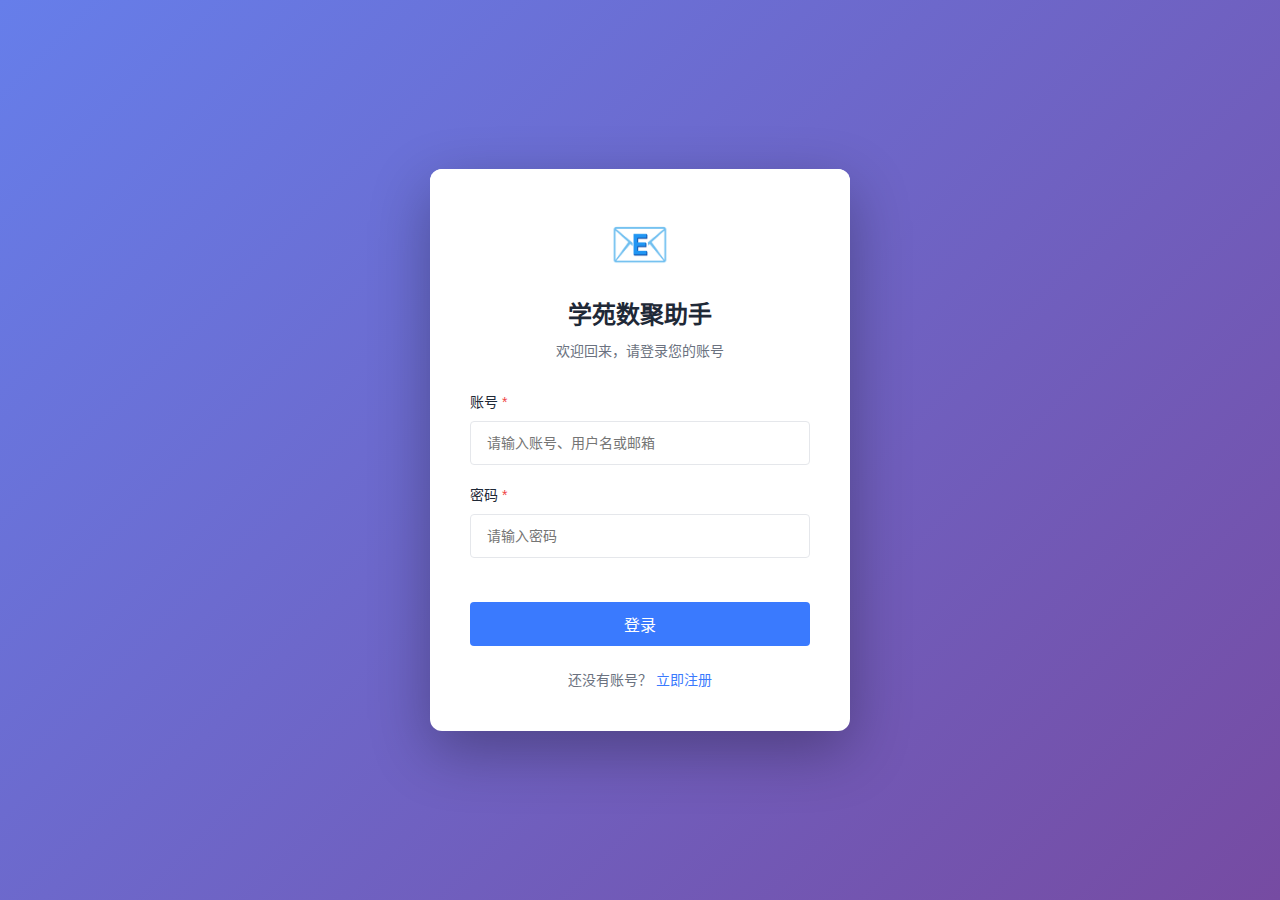
<file: frontend/index.html>
<!DOCTYPE html>
<html lang="zh-CN">
<head>
    <meta charset="UTF-8">
    <meta name="viewport" content="width=device-width, initial-scale=1.0">
    <title>邮件汇总系统</title>
    <link rel="stylesheet" href="/frontend/static/css/base.css">
    <link rel="stylesheet" href="/frontend/static/css/layout.css">
    <link rel="stylesheet" href="/frontend/static/css/components.css">
</head>
<body>
    <!-- 主容器：左侧导航栏 + 右侧内容区 -->
    <div class="main-container">
        <!-- 左侧导航栏 -->
        <div id="sidebar-container"></div>

        <!-- 右侧内容区 -->
        <div class="content-wrapper">
            <!-- 顶部横幅 -->
            <div id="header-container"></div>

            <!-- 主内容区 - 子页面加载容器 -->
            <main class="main-content">
                <div id="app">
                    <!-- 子页面内容将动态加载到这里 -->
                    <div style="text-align: center; padding: 60px 20px;">
                        <div style="font-size: 48px; margin-bottom: 16px;">⏳</div>
                        <div style="color: #6B7280;">加载中...</div>
                    </div>
                </div>
            </main>
        </div>
    </div>

    <!-- 引入 JS 文件 -->
    <script src="/frontend/static/js/utils.js?v=3"></script>
    <script src="/frontend/static/js/api/common.js?v=3"></script>
    <script src="/frontend/static/js/api/auth.js?v=3"></script>
    <script src="/frontend/static/js/navigation.js?v=3"></script>

    <script>
        // 全局更新用户信息函数
        window.updateUserInfo = function() {
            const user = Utils.getUser();
            if (!user) return;
            
            // 更新header
            const headerUserName = document.getElementById('headerUserName');
            if (headerUserName) {
                headerUserName.textContent = user.name || '用户';
            }
            
            // 更新sidebar
            const sidebarUserName = document.getElementById('sidebarUserName');
            const sidebarUserDept = document.getElementById('sidebarUserDept');
            if (sidebarUserName) {
                sidebarUserName.textContent = user.name || '用户';
            }
            if (sidebarUserDept) {
                sidebarUserDept.textContent = user.department || '未设置院系';
            }

            // 更新头像
            const avatarText = (user.name || user.username || 'U').charAt(0).toUpperCase();
            const headerAvatar = document.querySelector('.header-user-avatar');
            const sidebarAvatar = document.querySelector('.sidebar-user-avatar');
            
            if (headerAvatar) headerAvatar.textContent = avatarText;
            if (sidebarAvatar) sidebarAvatar.textContent = avatarText;
        };

        // 检查登录状态
        async function checkAuth() {
            if (!Utils.isAuthenticated()) {
                // 未登录，跳转到登录页
                window.location.href = '/frontend/login.html';
                return false;
            }

            // 验证 token 是否有效
            const result = await AuthAPI.verifyToken();
            if (!result.success) {
                // Token 无效，跳转到登录页
                window.location.href = '/frontend/login.html';
                return false;
            }

            return true;
        }

        // 加载组件
        async function loadComponent(containerId, componentPath) {
            try {
                const response = await fetch(componentPath);
                if (!response.ok) {
                    throw new Error(`加载组件失败: ${componentPath}`);
                }
                const html = await response.text();
                const container = document.getElementById(containerId);
                if (container) {
                    container.innerHTML = html;
                    
                    // 执行组件中的脚本
                    const scripts = container.querySelectorAll('script');
                    scripts.forEach((script) => {
                        const newScript = document.createElement('script');
                        if (script.src) {
                            newScript.src = script.src;
                        } else {
                            newScript.textContent = script.textContent;
                        }
                        script.parentNode.replaceChild(newScript, script);
                    });
                }
            } catch (error) {
                console.error('加载组件失败:', error);
            }
        }

        // 初始化页面
        async function init() {
            // 检查登录状态（会调用verifyToken更新用户信息）
            const isAuth = await checkAuth();
            if (!isAuth) return;

            // 加载侧边栏组件
            await loadComponent('sidebar-container', '/frontend/components/sidebar.html');

            // 加载顶部横幅组件
            await loadComponent('header-container', '/frontend/components/header.html');

            // 更新用户信息（此时localStorage中已有用户数据）
            updateUserInfo();

            // 初始化导航系统
            Navigation.init();
        }

        // 页面加载完成后初始化
        if (document.readyState === 'loading') {
            document.addEventListener('DOMContentLoaded', init);
        } else {
            init();
        }
    </script>
</body>
</html>
</file>
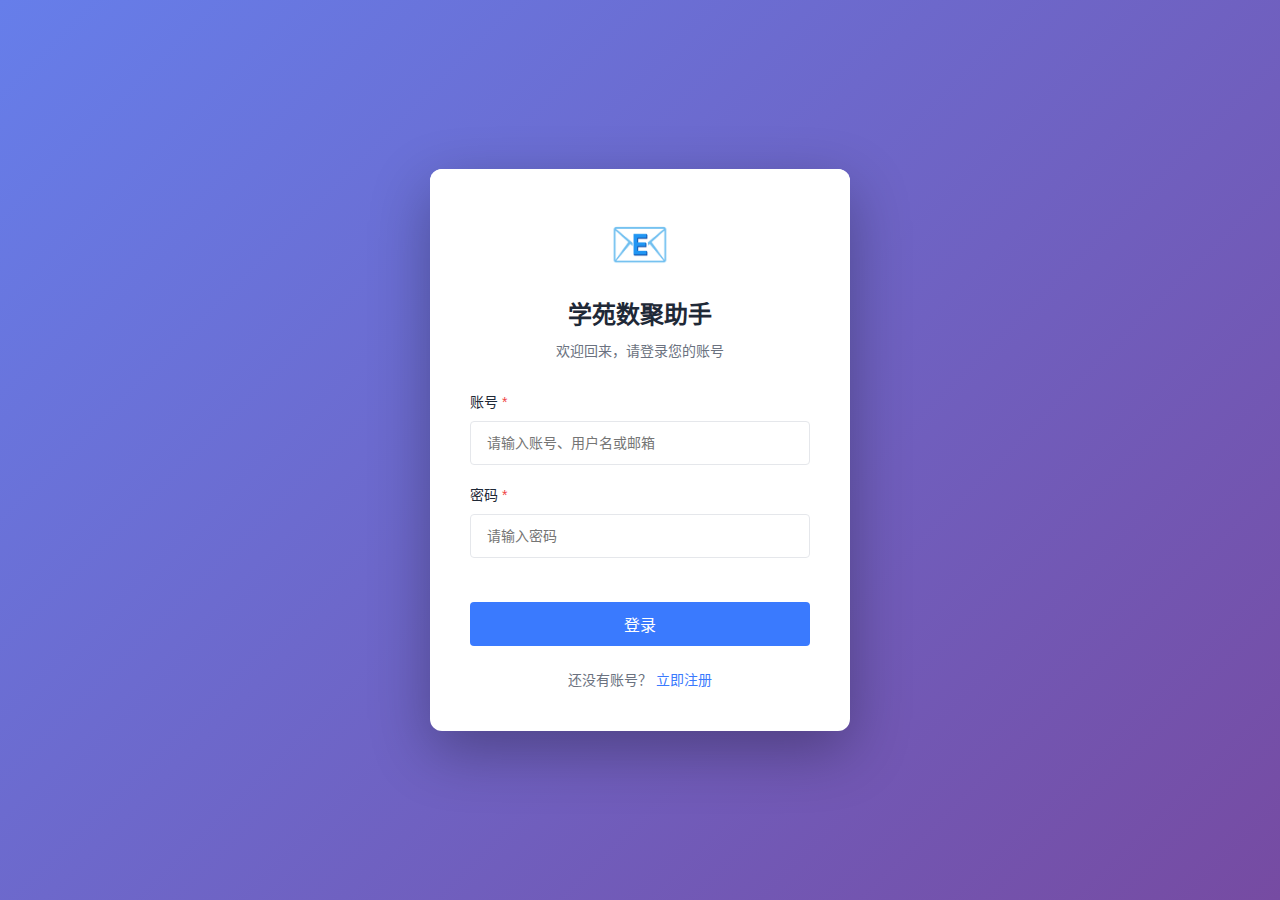
<file: frontend/login.html>
<!DOCTYPE html>
<html lang="zh-CN">
<head>
    <meta charset="UTF-8">
    <meta name="viewport" content="width=device-width, initial-scale=1.0">
    <title>登录 - 学苑数聚助手</title>
    <link rel="stylesheet" href="/frontend/static/css/base.css">
    <link rel="stylesheet" href="/frontend/static/css/auth.css">
</head>
<body>
    <div class="auth-container">
        <div class="auth-card">
            <!-- 卡片头部 -->
            <div class="auth-header">
                <div class="auth-logo">📧</div>
                <h1 class="auth-title">学苑数聚助手</h1>
                <p class="auth-subtitle">欢迎回来，请登录您的账号</p>
            </div>

            <!-- 卡片主体 -->
            <div class="auth-body">
                <form id="loginForm">
                    <!-- 账号 -->
                    <div class="form-group">
                        <label class="form-label form-label-required">账号</label>
                        <input 
                            type="text" 
                            class="auth-input" 
                            id="account" 
                            name="account"
                            placeholder="请输入账号、用户名或邮箱"
                            required
                            autocomplete="username"
                        >
                        <div class="form-error" id="accountError"></div>
                    </div>

                    <!-- 密码 -->
                    <div class="form-group">
                        <label class="form-label form-label-required">密码</label>
                        <input 
                            type="password" 
                            class="auth-input" 
                            id="password" 
                            name="password"
                            placeholder="请输入密码"
                            required
                            autocomplete="current-password"
                        >
                        <div class="form-error" id="passwordError"></div>
                    </div>

                    <!-- 提交按钮 -->
                    <button type="submit" class="auth-submit" id="loginBtn">
                        登录
                    </button>
                </form>

                <!-- 底部链接 -->
                <div class="auth-footer">
                    还没有账号？
                    <a href="/frontend/register.html" class="auth-link">立即注册</a>
                </div>
            </div>
        </div>
    </div>

    <!-- 引入 JS 文件 -->
    <script src="/frontend/static/js/utils.js"></script>
    <script src="/frontend/static/js/api/common.js"></script>
    <script src="/frontend/static/js/api/auth.js"></script>
    
    <script>
        // 检查是否已登录
        if (Utils.isAuthenticated()) {
            window.location.href = '/frontend/index.html';
        }

        // 表单提交处理
        document.getElementById('loginForm').addEventListener('submit', async (e) => {
            e.preventDefault();

            // 清除之前的错误提示
            document.getElementById('accountError').textContent = '';
            document.getElementById('passwordError').textContent = '';

            // 获取表单数据
            const account = document.getElementById('account').value.trim();
            const password = document.getElementById('password').value;

            // 前端验证
            if (!account) {
                document.getElementById('accountError').textContent = '请输入账号';
                return;
            }

            if (!password) {
                document.getElementById('passwordError').textContent = '请输入密码';
                return;
            }

            // 禁用提交按钮
            const loginBtn = document.getElementById('loginBtn');
            loginBtn.disabled = true;
            loginBtn.textContent = '登录中...';

            try {
                // 调用登录 API
                const result = await AuthAPI.login(account, password);

                if (result.success) {
                    // 登录成功，直接跳转，不显示提示
                    window.location.href = '/frontend/index.html';
                } else {
                    // 显示友好的错误信息
                    const errorMsg = result.message || '账号或密码错误，请重试';
                    alert(errorMsg);
                    loginBtn.disabled = false;
                    loginBtn.textContent = '登录';
                }
            } catch (error) {
                console.error('登录失败:', error);
                alert('网络连接失败，请检查网络后重试');
                loginBtn.disabled = false;
                loginBtn.textContent = '登录';
            }
        });

        // Enter 键提交
        document.getElementById('password').addEventListener('keypress', (e) => {
            if (e.key === 'Enter') {
                document.getElementById('loginForm').dispatchEvent(new Event('submit'));
            }
        });
    </script>
</body>
</html>
</file>
<file: frontend/static/css/base.css>
/* 
 * 基础全局样式
 * 定义全局变量、字体、颜色、背景等
 */

/* CSS 变量定义 */
:root {
    /* 主色调 */
    --primary-color: #3A7AFE;
    --primary-hover: #2563EB;
    --primary-active: #1E40AF;
    
    /* 中性色 */
    --bg-color: #F5F7FA;
    --card-bg: #FFFFFF;
    --border-color: #E5E7EB;
    --text-primary: #1F2937;
    --text-secondary: #6B7280;
    --text-disabled: #9CA3AF;
    
    /* 功能色 */
    --success-color: #10B981;
    --warning-color: #F59E0B;
    --error-color: #EF4444;
    --info-color: #3B82F6;
    
    /* 阴影 */
    --shadow-sm: 0 1px 2px 0 rgba(0, 0, 0, 0.05);
    --shadow-md: 0 4px 6px -1px rgba(0, 0, 0, 0.1);
    --shadow-lg: 0 10px 15px -3px rgba(0, 0, 0, 0.1);
    
    /* 间距 */
    --spacing-xs: 4px;
    --spacing-sm: 8px;
    --spacing-md: 16px;
    --spacing-lg: 24px;
    --spacing-xl: 32px;
    
    /* 圆角 */
    --radius-sm: 4px;
    --radius-md: 8px;
    --radius-lg: 12px;
    
    /* 字体 */
    --font-family: -apple-system, BlinkMacSystemFont, "Segoe UI", "PingFang SC", "Hiragino Sans GB", 
                   "Microsoft YaHei", "Helvetica Neue", Helvetica, Arial, sans-serif;
}

/* 全局重置 */
* {
    margin: 0;
    padding: 0;
    box-sizing: border-box;
}

html, body {
    width: 100%;
    height: 100%;
    font-family: var(--font-family);
    font-size: 14px;
    line-height: 1.5;
    color: var(--text-primary);
    background-color: var(--bg-color);
    -webkit-font-smoothing: antialiased;
    -moz-osx-font-smoothing: grayscale;
}

/* 滚动条样式 */
::-webkit-scrollbar {
    width: 8px;
    height: 8px;
}

::-webkit-scrollbar-track {
    background: transparent;
}

::-webkit-scrollbar-thumb {
    background: #D1D5DB;
    border-radius: 4px;
}

::-webkit-scrollbar-thumb:hover {
    background: #9CA3AF;
}

/* 链接样式 */
a {
    color: var(--primary-color);
    text-decoration: none;
    transition: color 0.2s;
}

a:hover {
    color: var(--primary-hover);
}

/* 按钮基础样式 */
button {
    font-family: inherit;
    cursor: pointer;
    border: none;
    outline: none;
    transition: all 0.2s;
}

button:disabled {
    cursor: not-allowed;
    opacity: 0.6;
}

/* 输入框基础样式 */
input, textarea, select {
    font-family: inherit;
    font-size: inherit;
    outline: none;
}

/* 卡片基础样式 */
.card {
    background: var(--card-bg);
    border-radius: var(--radius-md);
    box-shadow: var(--shadow-sm);
    border: 1px solid var(--border-color);
}

/* 按钮样式 */
.btn {
    display: inline-flex;
    align-items: center;
    justify-content: center;
    padding: 10px 20px;
    border-radius: var(--radius-sm);
    font-size: 14px;
    font-weight: 500;
    transition: all 0.2s;
}

.btn-sm {
    padding: 6px 12px;
    font-size: 13px;
}

.btn-primary {
    background: var(--primary-color);
    color: white;
}

.btn-primary:hover {
    background: var(--primary-hover);
}

.btn-primary:active {
    background: var(--primary-active);
}

.btn-secondary {
    background: white;
    color: var(--text-primary);
    border: 1px solid var(--border-color);
}

.btn-secondary:hover {
    background: var(--bg-color);
}

/* 表单控件 */
.form-control {
    width: 100%;
    padding: 10px 12px;
    border: 1px solid var(--border-color);
    border-radius: var(--radius-sm);
    font-size: 14px;
    transition: border-color 0.2s;
}

.form-control:focus {
    border-color: var(--primary-color);
    box-shadow: 0 0 0 3px rgba(58, 122, 254, 0.1);
}

.form-control::placeholder {
    color: var(--text-disabled);
}

/* 工具类 */
.text-center { text-align: center; }
.text-right { text-align: right; }
.mt-0 { margin-top: 0; }
.mt-1 { margin-top: var(--spacing-sm); }
.mt-2 { margin-top: var(--spacing-md); }
.mt-3 { margin-top: var(--spacing-lg); }
.mb-0 { margin-bottom: 0; }
.mb-1 { margin-bottom: var(--spacing-sm); }
.mb-2 { margin-bottom: var(--spacing-md); }
.mb-3 { margin-bottom: var(--spacing-lg); }
.p-1 { padding: var(--spacing-sm); }
.p-2 { padding: var(--spacing-md); }
.p-3 { padding: var(--spacing-lg); }

/* 隐藏元素 */
.hidden {
    display: none !important;
}

/* 加载状态 */
.loading {
    opacity: 0.6;
    pointer-events: none;
}

/* 头像样式 */
.avatar-circle {
    width: 72px;
    height: 72px;
    border-radius: 50%;
    border: 2px solid #E5E7EB;
    background: linear-gradient(135deg, #667eea 0%, #764ba2 100%);
    display: flex;
    align-items: center;
    justify-content: center;
    color: #FFFFFF;
    font-size: 28px;
    font-weight: 600;
}

.avatar-circle.small {
    width: 32px;
    height: 32px;
    font-size: 14px;
    border: 1px solid rgba(255, 255, 255, 0.2);
}
</file>
<file: frontend/static/css/layout.css>
/*
 * 主界面布局样式
 * 左侧导航栏 + 顶部横幅 + 主内容区
 */

/* 主容器 - 充满整个视口 */
.main-container {
    display: flex;
    width: 100%;
    height: 100vh;
    overflow: hidden;
}

/* 右侧内容区（包含顶部横幅和主内容） */
.content-wrapper {
    flex: 1;
    display: flex;
    flex-direction: column;
    overflow: hidden;
}

/* 主内容区 */
.main-content {
    flex: 1;
    overflow-y: auto;
    padding: var(--spacing-lg);
    background: var(--bg-color);
}

/* 页面容器 */
.page-container {
    max-width: 1400px;
    margin: 0 auto;
}

/* 页面标题 */
.page-title {
    font-size: 24px;
    font-weight: 600;
    color: var(--text-primary);
    margin-bottom: var(--spacing-lg);
}

/* 空状态 */
.empty-state {
    text-align: center;
    padding: 60px 20px;
    color: var(--text-secondary);
}

.empty-state-icon {
    font-size: 48px;
    margin-bottom: var(--spacing-md);
    opacity: 0.5;
}

.empty-state-text {
    font-size: 16px;
}

/* 响应式设计 */
@media (max-width: 768px) {
    .main-content {
        padding: var(--spacing-md);
    }
    
    .page-title {
        font-size: 20px;
    }
}
</file>
<file: frontend/static/css/components.css>
/*
 * 组件样式
 * 左侧导航栏、顶部横幅等可复用组件
 */

/* ==================== 左侧导航栏 ==================== */
.sidebar {
    width: 220px;
    height: 100vh;
    background: linear-gradient(180deg, #1E293B 0%, #0F172A 100%);
    color: white;
    display: flex;
    flex-direction: column;
    box-shadow: 2px 0 8px rgba(0, 0, 0, 0.1);
}

/* 导航栏头部 */
.sidebar-header {
    padding: 24px 20px;
    border-bottom: 1px solid rgba(255, 255, 255, 0.1);
}

.sidebar-logo {
    display: flex;
    align-items: center;
    gap: 12px;
}

.sidebar-logo-icon {
    font-size: 28px;
}

.sidebar-logo-text {
    font-size: 18px;
    font-weight: 600;
    color: white;
}

/* 导航菜单 */
.sidebar-menu {
    flex: 1;
    padding: 20px 12px;
    overflow-y: auto;
}

.sidebar-nav {
    list-style: none;
}

.sidebar-nav-item {
    margin-bottom: 4px;
}

.sidebar-nav-link {
    display: flex;
    align-items: center;
    padding: 12px 16px;
    color: rgba(255, 255, 255, 0.8);
    text-decoration: none;
    border-radius: var(--radius-sm);
    transition: all 0.2s;
    cursor: pointer;
}

.sidebar-nav-link:hover {
    background: rgba(255, 255, 255, 0.1);
    color: white;
}

.sidebar-nav-link.active {
    background: var(--primary-color);
    color: white;
}

.sidebar-nav-icon {
    font-size: 18px;
    margin-right: 12px;
}

.sidebar-nav-text {
    font-size: 14px;
    font-weight: 500;
}

/* 导航栏底部 */
.sidebar-footer {
    padding: 16px 20px;
    border-top: 1px solid rgba(255, 255, 255, 0.1);
}

.sidebar-user {
    display: flex;
    align-items: center;
    gap: 12px;
}

.sidebar-user-avatar {
    width: 36px;
    height: 36px;
    border-radius: 50%;
    background: linear-gradient(135deg, #667eea 0%, #764ba2 100%);
    display: flex;
    align-items: center;
    justify-content: center;
    font-size: 16px;
    color: #FFFFFF;
    border: 1px solid rgba(255, 255, 255, 0.2);
}

.sidebar-user-info {
    flex: 1;
}

.sidebar-user-name {
    font-size: 14px;
    font-weight: 500;
    color: white;
    display: block;
    margin-bottom: 2px;
}

.sidebar-user-role {
    font-size: 12px;
    color: rgba(255, 255, 255, 0.6);
}

/* ==================== 顶部横幅 ==================== */
.header {
    height: 60px;
    background: white;
    border-bottom: 1px solid var(--border-color);
    display: flex;
    align-items: center;
    justify-content: space-between;
    padding: 0 24px;
    box-shadow: var(--shadow-sm);
}

/* 左侧 - 页面标题和操作按钮 */
.header-left {
    display: flex;
    align-items: center;
    flex: 1;
}

.header-title-text {
    font-size: 18px;
    font-weight: 600;
    color: var(--text-primary);
    margin: 0;
}

/* 右侧 - 操作区 */
.header-right {
    display: flex;
    align-items: center;
    gap: 16px;
}

/* 通知按钮 */
.header-notification {
    position: relative;
    width: 36px;
    height: 36px;
    border-radius: 50%;
    background: transparent;
    border: 1px solid var(--border-color);
    display: flex;
    align-items: center;
    justify-content: center;
    cursor: pointer;
    transition: all 0.2s;
}

.header-notification:hover {
    background: var(--bg-color);
}

.header-notification-badge {
    position: absolute;
    top: -2px;
    right: -2px;
    width: 18px;
    height: 18px;
    background: var(--error-color);
    border-radius: 50%;
    font-size: 10px;
    color: white;
    display: flex;
    align-items: center;
    justify-content: center;
    border: 2px solid white;
}

/* 用户信息 */
.header-user {
    display: flex;
    align-items: center;
    gap: 12px;
    padding: 6px 12px;
    border-radius: var(--radius-sm);
    cursor: pointer;
    transition: background 0.2s;
}

.header-user:hover {
    background: var(--bg-color);
}

.header-user-avatar {
    width: 32px;
    height: 32px;
    border-radius: 50%;
    background: linear-gradient(135deg, #667eea 0%, #764ba2 100%);
    color: white;
    display: flex;
    align-items: center;
    justify-content: center;
    font-size: 14px;
    font-weight: 500;
    border: 1px solid rgba(255, 255, 255, 0.2);
}

.header-user-name {
    font-size: 14px;
    font-weight: 500;
    color: var(--text-primary);
}

/* 登出按钮 */
.header-logout {
    padding: 8px 16px;
    background: white;
    color: var(--text-primary);
    border: 1px solid var(--border-color);
    border-radius: var(--radius-sm);
    font-size: 14px;
    cursor: pointer;
    transition: all 0.2s;
}

.header-logout:hover {
    background: var(--bg-color);
    border-color: var(--primary-color);
    color: var(--primary-color);
}

/* ==================== 响应式设计 ==================== */
@media (max-width: 768px) {
    .sidebar {
        width: 180px;
    }
    
    .sidebar-logo-text {
        font-size: 16px;
    }
    
    .sidebar-nav-text {
        font-size: 13px;
    }
    
    .header {
        padding: 0 16px;
    }
    
    .header-title {
        font-size: 16px;
    }
    
    .header-user-name {
        display: none;
    }
}
</file>
<file: frontend/static/css/auth.css>
/*
 * 登录/注册页面样式
 * 居中布局，卡片式设计
 */

/* 登录页面容器 */
.auth-container {
    display: flex;
    align-items: center;
    justify-content: center;
    min-height: 100vh;
    background: linear-gradient(135deg, #667eea 0%, #764ba2 100%);
    padding: 20px;
}

/* 登录卡片 */
.auth-card {
    width: 100%;
    max-width: 420px;
    background: white;
    border-radius: var(--radius-lg);
    box-shadow: 0 20px 60px rgba(0, 0, 0, 0.3);
    overflow: hidden;
}

/* 卡片头部 */
.auth-header {
    padding: 40px 40px 30px;
    text-align: center;
    background: white;
}

.auth-logo {
    font-size: 48px;
    margin-bottom: 16px;
}

.auth-title {
    font-size: 24px;
    font-weight: 600;
    color: var(--text-primary);
    margin-bottom: 8px;
}

.auth-subtitle {
    font-size: 14px;
    color: var(--text-secondary);
}

/* 卡片主体 */
.auth-body {
    padding: 0 40px 40px;
}

/* 表单组 */
.form-group {
    margin-bottom: 20px;
}

.form-label {
    display: block;
    margin-bottom: 8px;
    font-size: 14px;
    font-weight: 500;
    color: var(--text-primary);
}

.form-label-required::after {
    content: " *";
    color: var(--error-color);
}

.auth-input {
    width: 100%;
    height: 44px;
    padding: 0 16px;
    border: 1px solid var(--border-color);
    border-radius: var(--radius-sm);
    font-size: 14px;
    transition: all 0.2s;
}

.auth-input:focus {
    border-color: var(--primary-color);
    box-shadow: 0 0 0 3px rgba(58, 122, 254, 0.1);
}

.auth-select {
    width: 100%;
    height: 44px;
    padding: 0 16px;
    border: 1px solid var(--border-color);
    border-radius: var(--radius-sm);
    font-size: 14px;
    background: white;
    cursor: pointer;
    transition: all 0.2s;
}

.auth-select:focus {
    border-color: var(--primary-color);
    box-shadow: 0 0 0 3px rgba(58, 122, 254, 0.1);
}

/* 错误提示 */
.form-error {
    margin-top: 6px;
    font-size: 12px;
    color: var(--error-color);
}

/* 提交按钮 */
.auth-submit {
    width: 100%;
    height: 44px;
    background: var(--primary-color);
    color: white;
    border: none;
    border-radius: var(--radius-sm);
    font-size: 16px;
    font-weight: 500;
    cursor: pointer;
    transition: all 0.2s;
    margin-top: 24px;
}

.auth-submit:hover {
    background: var(--primary-hover);
    transform: translateY(-1px);
    box-shadow: 0 4px 12px rgba(58, 122, 254, 0.4);
}

.auth-submit:active {
    background: var(--primary-active);
    transform: translateY(0);
}

.auth-submit:disabled {
    background: var(--text-disabled);
    cursor: not-allowed;
    transform: none;
}

/* 底部链接 */
.auth-footer {
    margin-top: 24px;
    text-align: center;
    font-size: 14px;
    color: var(--text-secondary);
}

.auth-link {
    color: var(--primary-color);
    font-weight: 500;
    cursor: pointer;
    transition: color 0.2s;
}

.auth-link:hover {
    color: var(--primary-hover);
    text-decoration: underline;
}

/* 分割线 */
.auth-divider {
    display: flex;
    align-items: center;
    margin: 24px 0;
    color: var(--text-secondary);
    font-size: 12px;
}

.auth-divider::before,
.auth-divider::after {
    content: '';
    flex: 1;
    height: 1px;
    background: var(--border-color);
}

.auth-divider::before {
    margin-right: 12px;
}

.auth-divider::after {
    margin-left: 12px;
}

/* 响应式设计 */
@media (max-width: 480px) {
    .auth-card {
        max-width: 100%;
    }
    
    .auth-header {
        padding: 30px 24px 20px;
    }
    
    .auth-body {
        padding: 0 24px 30px;
    }
    
    .auth-title {
        font-size: 20px;
    }
}
</file>
